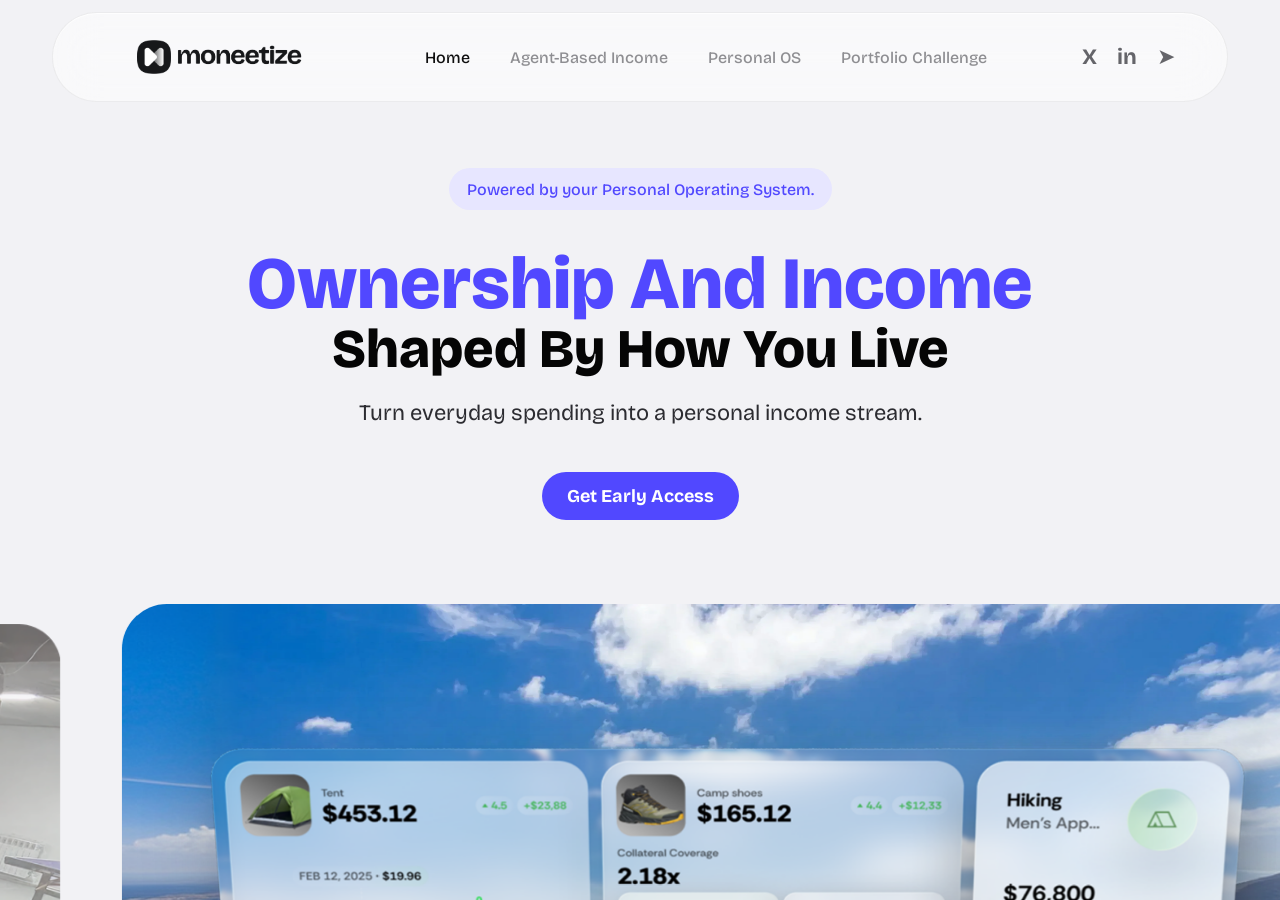
<file: index.html>
<!doctype html>
<html lang="en">
  <head>
    <meta charset="UTF-8" />
    <meta name="viewport" content="width=device-width, initial-scale=1.0" />
    <title>Moneetize</title>
    <link rel="preconnect" href="https://fonts.googleapis.com" />
    <link rel="preconnect" href="https://fonts.gstatic.com" crossorigin />
    <link
      href="https://fonts.googleapis.com/css2?family=Bricolage+Grotesque:wght@400;500;600;700;800&display=swap"
      rel="stylesheet"
    />
    <script src="https://getlaunchlist.com/js/widget.js" defer></script>
    <link rel="stylesheet" href="styles.css" />
  </head>
  <body>
    <header class="site-header" data-theme="light">
      <nav class="nav-shell" aria-label="Primary navigation">
        <a class="brand-logo" href="#home" aria-label="Moneetize home">
          <img src="screenshots/Frame 2147224691.png" alt="Moneetize" />
        </a>
        <button class="mobile-menu-toggle" type="button" aria-label="Open navigation menu" aria-expanded="false" aria-controls="primary-navigation">
          <span></span>
          <span></span>
          <span></span>
        </button>
        <div class="nav-links" id="primary-navigation">
          <a class="nav-link is-active" href="#home" data-target="home">Home</a>
          <a class="nav-link" href="#agent" data-target="agent">Agent-Based Income</a>
          <a class="nav-link" href="#personal-os" data-target="personal-os">Personal OS</a>
          <a class="nav-link" href="#challenge" data-target="challenge">Portfolio Challenge</a>
        </div>
        <div class="social-links" aria-label="Social links">
          <a href="https://x.com/MoneetizeInc" aria-label="X">X</a>
          <a href="https://www.linkedin.com/company/moneetize/posts/?feedView=all" aria-label="LinkedIn">in</a>
          <a href="mailto:admin@moneetize.com" aria-label="Email">&#10148;</a>
        </div>
      </nav>
    </header>

    <main class="snap-stage" id="top">
<section class="screen home-screen" id="home" data-nav="home" data-header="light">
        <div class="hero-copy home-copy">
          <p class="eyebrow">Powered by your Personal Operating System.</p>
          <h1><span>Ownership And Income</span><em>Shaped By How You Live</em></h1>
          <p>Turn everyday spending into a personal income stream.</p>
          <a class="primary-button waitlist-trigger" href="#waitlist">Get Early Access</a>
        </div>
        <div class="home-slider-anchor" aria-hidden="true"></div>
        <div class="home-carousel parallax" aria-label="Home product preview carousel">
          <div class="carousel-track">
            <article class="media-card home-media home-slide" style="--image: url('screenshots/image 12.png')">
              <img class="analytics-overlay tennis-analytics" src="screenshots/Rectangle (6).png" alt="" />
            </article>

            <article class="media-card home-media home-slide" style="--image: url('screenshots/imgi_19_shutterstock_1721601922 1.png')">
              <img class="analytics-overlay hiking-analytics" src="screenshots/Rectangle (4).png" alt="" />
            </article>

            <article class="media-card home-media home-slide" style="--image: url('screenshots/imgi_5_greenville-mountain-biking 1.png')">
              <img class="analytics-overlay bike-analytics" src="screenshots/Rectangle (5).png" alt="" />
            </article>
          </div>
          <div class="dots carousel-dots" aria-hidden="true"><span></span><span class="active"></span><span></span></div>
          <button class="carousel-button previous" type="button" aria-label="Previous home preview">&lt;</button>
          <button class="carousel-button next" type="button" aria-label="Next home preview">&gt;</button>
        </div>
      </section>

<section class="screen orb-screen" id="agent" data-nav="agent" data-header="light">
        <div class="ai-avatar-stage parallax">
          <img class="ai-avatar-orb" src="screenshots/Mask group.png" alt="" />
          <img class="floating-bubbles" src="screenshots/Group 1484578268.png" alt="" />
          <div class="glass banner"><h2>Agent-Based <span>Income</span></h2><p>A new layer of income built into daily life</p></div>
        </div>
      </section>

<section class="screen product-section fashion-section" data-nav="agent" data-header="light">
        <div class="section-copy">
          <h2>Capitalize on the activity</h2>
          <p><strong>Your Personal OS treats your activity and data as capital.</strong> Every purchase automatically allocates value into a live portfolio of real consumer products.</p>
        </div>
        <div class="dots"><span></span><span class="active"></span></div>
        <div class="media-card fashion-media parallax" style="--image: url('screenshots/image 26.png')">
          <img class="price-cloud cloud-wool" src="screenshots/Rectangle.png" alt="" />
          <img class="price-cloud cloud-coat" src="screenshots/Rectangle (3).png" alt="" />
          <img class="price-cloud cloud-cape" src="screenshots/Rectangle (1).png" alt="" />
          <img class="price-cloud cloud-sweatpants" src="screenshots/Mask group (1).png" alt="" />
          <img class="price-cloud cloud-fashion" src="screenshots/Rectangle (2).png" alt="" />
        </div>
      </section>

<section class="screen product-section surf-section" data-nav="agent" data-header="light">
        <div class="section-copy">
          <h2>Make your income</h2>
          <p><strong>Manage your e-commerce portfolio easily, from anywhere.</strong> Your income evolves continuously, guided by your goals, habits and intent.</p>
        </div>
        <div class="dots"><span></span><span class="active"></span></div>
        <div class="media-card surf-media parallax" style="--image: url('screenshots/image 22.png')">
          <img class="surf-analytics" src="screenshots/Frame 2147225270.png" alt="" />
        </div>
      </section>

<section class="screen scenic personal-os-hero" id="personal-os" data-nav="personal-os" data-header="dark" style="--image: url('screenshots/image 23.png')">
        <div class="glass title-plate blue personal-title">
          <h2>A Personal <span>Operating System</span></h2>
          <p>Built on self-sovereign principles.</p>
        </div>
      </section>

<section class="screen product-section adaptive-section" data-nav="personal-os" data-header="light">
        <div class="section-copy">
          <h2>Adaptive intelligence</h2>
          <p>Moneetize's Personal <strong>Operating System</strong> runs on an adaptive ledger that interprets signals, applies logic, and reallocates value in real time.</p>
        </div>
        <div class="dots"><span class="active"></span><span></span></div>
        <div class="media-card adaptive-media parallax" style="--image: url('screenshots/image 23 (1).png')">
          <div class="glass ai-card"><strong>Meet me, your personal Agent</strong><span>I'm your guide to a smarter income. I help you track your progress, find tokenized opportunities, and personalize your experience every step of the way.</span></div>
          <img class="ai-avatar-halo" src="screenshots/Ellipse 7590.png" alt="" />
          <img class="ai-orb ai-avatar-glow" src="screenshots/Mask group.png" alt="" />
        </div>
      </section>

<section class="screen product-section full-control-section" data-nav="personal-os" data-header="light">
        <div class="section-copy">
          <h2>Full control</h2>
          <p>Your data, activity, and preferences remain anchored to you (yours) ? <strong>not platforms.</strong></p>
        </div>
        <div class="dots"><span></span><span class="active"></span></div>
        <div class="media-card full-control-media parallax" style="--image: url('screenshots/image 30.png')">
          <img class="full-profile-overlay" src="screenshots/Rectangle (7).png" alt="" />
        </div>
      </section>

<section class="screen scenic dark challenge-section" id="challenge" data-nav="challenge" data-header="dark" style="--image: url('screenshots/image 28 (1).png')">
        <div class="glass title-plate">
          <h2>14-Day ABI <span>Portfolio Challenge</span></h2>
          <p>Grow your e-commerce portfolio. Compete with friends. Win daily prizes.</p>
        </div>
        <a class="orange-button waitlist-trigger" href="#waitlist">Get Started</a>
      </section>

<section class="screen product-section train-section" data-nav="challenge" data-header="light">
        <div class="section-copy">
          <h2>Train Your Agent</h2>
          <p>Swipe real products you actually want. Each action trains your agent. Each signal builds your portfolio.</p>
        </div>
        <div class="dots"><span class="active"></span><span></span><span></span></div>
        <div class="media-card train-media parallax" style="--image: url('screenshots/image 28.png')">
          <img class="train-phone" src="screenshots/iPhone 14 Pro.png" alt="" />
        </div>
      </section>

<section class="screen product-section earn-section" data-nav="agent" data-header="light">
        <div class="section-copy">
          <h2>Track & Earn</h2>
          <p>Track your performance. Climb the leaderboard. Earn early access and ecosystem rewards.</p>
        </div>
        <div class="dots"><span></span><span class="active"></span><span></span></div>
        <div class="gradient-stage gold earn-phone-stage parallax" style="--image: url('screenshots/Frame 2147225277 (7).png')">
          <img class="phone-float earn-phone" src="screenshots/iPhone 14 Pro (1).png" alt="" />
          <img class="orbit-icon earn-icon" src="screenshots/Group 13 (2).png" alt="" />
        </div>
      </section>

<section class="screen product-section abi-section" data-nav="agent" data-header="light">
        <div class="section-copy">
          <h2>Agent-Based Income</h2>
          <p>This is a limited pilot of Agent-Based Income. Help shape how daily actions translate into income.</p>
        </div>
        <div class="dots"><span></span><span></span><span class="active"></span></div>
        <div class="gradient-stage red abi-phone-stage parallax" style="--image: url('screenshots/Frame 2147225277 (6).png')">
          <img class="phone-float abi-phone" src="screenshots/iPhone 14 Pro (2).png" alt="" />
        </div>
      </section>

      <section class="screen footer-section" data-nav="home" data-header="dark">
        <div class="footer-inner">
          <div class="footer-brand">
            <img src="screenshots/Frame 2147224691.png" alt="Moneetize" />
            <p>Ownership and income shaped by how you live.</p>
          </div>
          <div class="footer-signup">
            <h2>Play Down Your Debt Challenge</h2>
            <p>Join the waitlist for the 14-day competition and get early access to Moneetize.</p>
            <div class="launchlist-widget" data-key-id="58ZYte"></div>
          </div>
        </div>
        <div class="footer-legal">
          <p>&copy; 2026. All rights reserved</p>
          <div class="footer-links">
            <a href="mailto:admin@moneetize.com">Contact</a>
            <a href="privacy.html">Privacy Policy</a>
            <a href="terms.html">Terms of Use</a>
          </div>
        </div>
      </section>
    
    </main>

    <div class="waitlist-modal" id="waitlist" aria-hidden="true">
      <div class="waitlist-backdrop" data-waitlist-close></div>
      <section class="waitlist-panel glass" role="dialog" aria-modal="true" aria-labelledby="waitlist-title">
        <button class="waitlist-close" type="button" aria-label="Close waitlist" data-waitlist-close>&times;</button>
        <div class="waitlist-copy">
          <p class="eyebrow">Play Down Your Debt Challenge</p>
          <h2 id="waitlist-title">Join the Moneetize waitlist</h2>
          <p>Join the Moneetize "Play Down Your Debt" Challenge, a 14-day competition where you and your Personal AI Agent team up to build and manage an e-commerce portfolio, with the chance to win up to $10,000 toward your debt.</p>
          <ul>
            <li>Run your own e-commerce store with tokenized products.</li>
            <li>Invest and grow your portfolio with the help of your AI agent.</li>
            <li>Exchange your data for money and optimize your earnings while playing.</li>
            <li>Collaborate with a digital community to scale your impact.</li>
            <li>Compete for cash prizes and exclusive rewards-all while paying down your debt.</li>
          </ul>
        </div>
        <div class="waitlist-form-card">
          <h3>Get early access</h3>
          <p>Enter your details to join the challenge waitlist.</p>
          <div class="launchlist-widget" data-key-id="58ZYte"></div>
        </div>
      </section>
    </div>

    <script src="script.js"></script>
  </body>
</html>
</file>
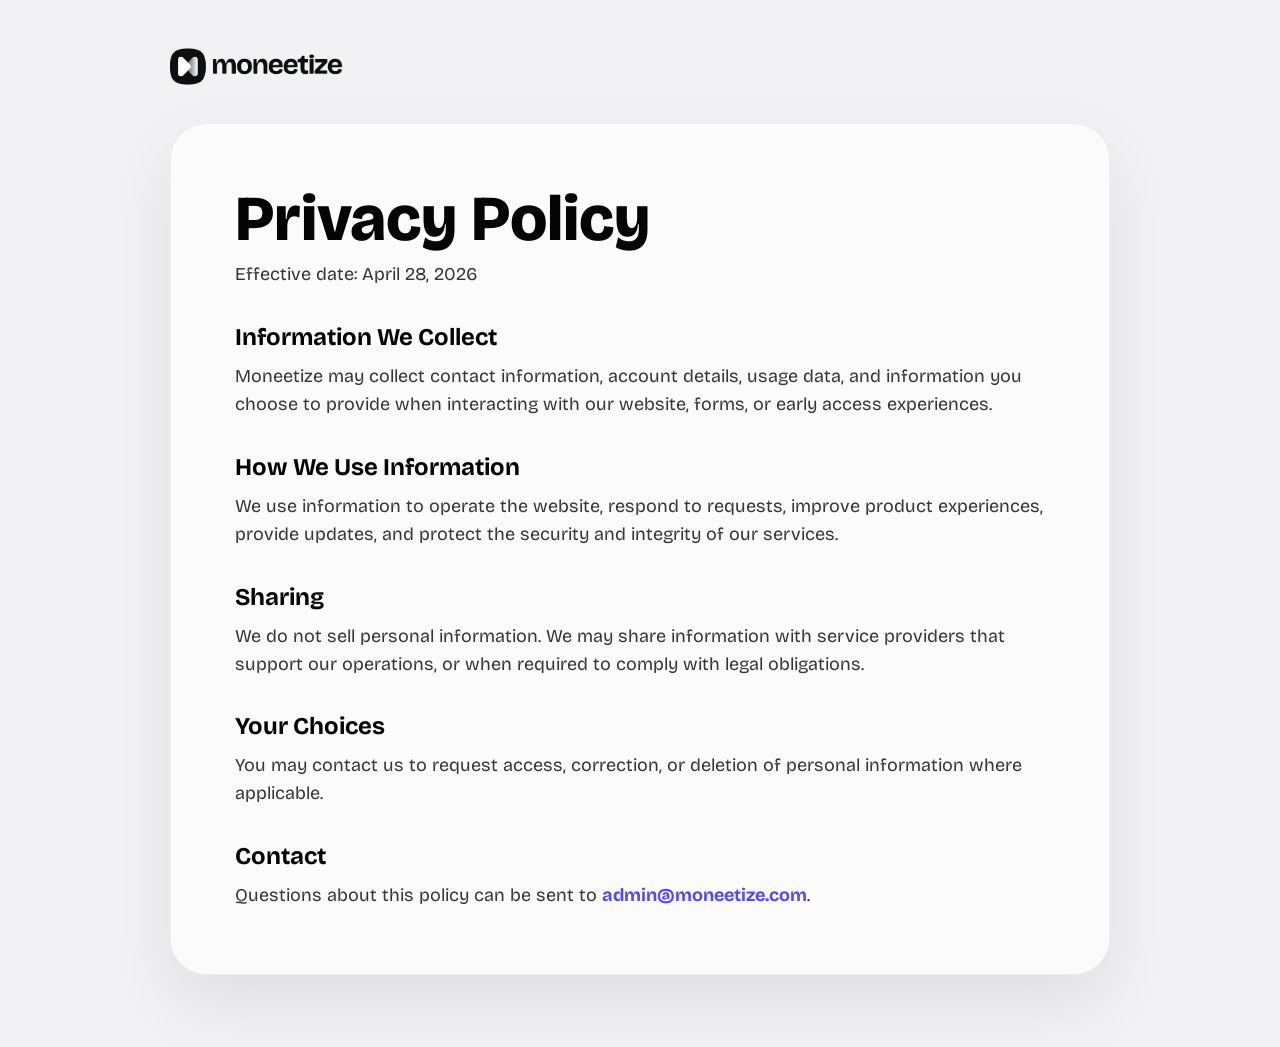
<file: privacy.html>
<!doctype html>
<html lang="en">
  <head>
    <meta charset="UTF-8" />
    <meta name="viewport" content="width=device-width, initial-scale=1.0" />
    <title>Privacy Policy | Moneetize</title>
    <link rel="preconnect" href="https://fonts.googleapis.com" />
    <link rel="preconnect" href="https://fonts.gstatic.com" crossorigin />
    <link href="https://fonts.googleapis.com/css2?family=Bricolage+Grotesque:wght@400;500;600;700;800&display=swap" rel="stylesheet" />
    <link rel="stylesheet" href="styles.css" />
  </head>
  <body class="legal-page">
    <main class="legal-shell">
      <a class="legal-logo" href="index.html"><img src="screenshots/Frame 2147224691.png" alt="Moneetize" /></a>
      <article class="legal-card">
        <h1>Privacy Policy</h1>
        <p>Effective date: April 28, 2026</p>
        <h2>Information We Collect</h2>
        <p>Moneetize may collect contact information, account details, usage data, and information you choose to provide when interacting with our website, forms, or early access experiences.</p>
        <h2>How We Use Information</h2>
        <p>We use information to operate the website, respond to requests, improve product experiences, provide updates, and protect the security and integrity of our services.</p>
        <h2>Sharing</h2>
        <p>We do not sell personal information. We may share information with service providers that support our operations, or when required to comply with legal obligations.</p>
        <h2>Your Choices</h2>
        <p>You may contact us to request access, correction, or deletion of personal information where applicable.</p>
        <h2>Contact</h2>
        <p>Questions about this policy can be sent to <a href="mailto:admin@moneetize.com">admin@moneetize.com</a>.</p>
      </article>
    </main>
  </body>
</html>
</file>
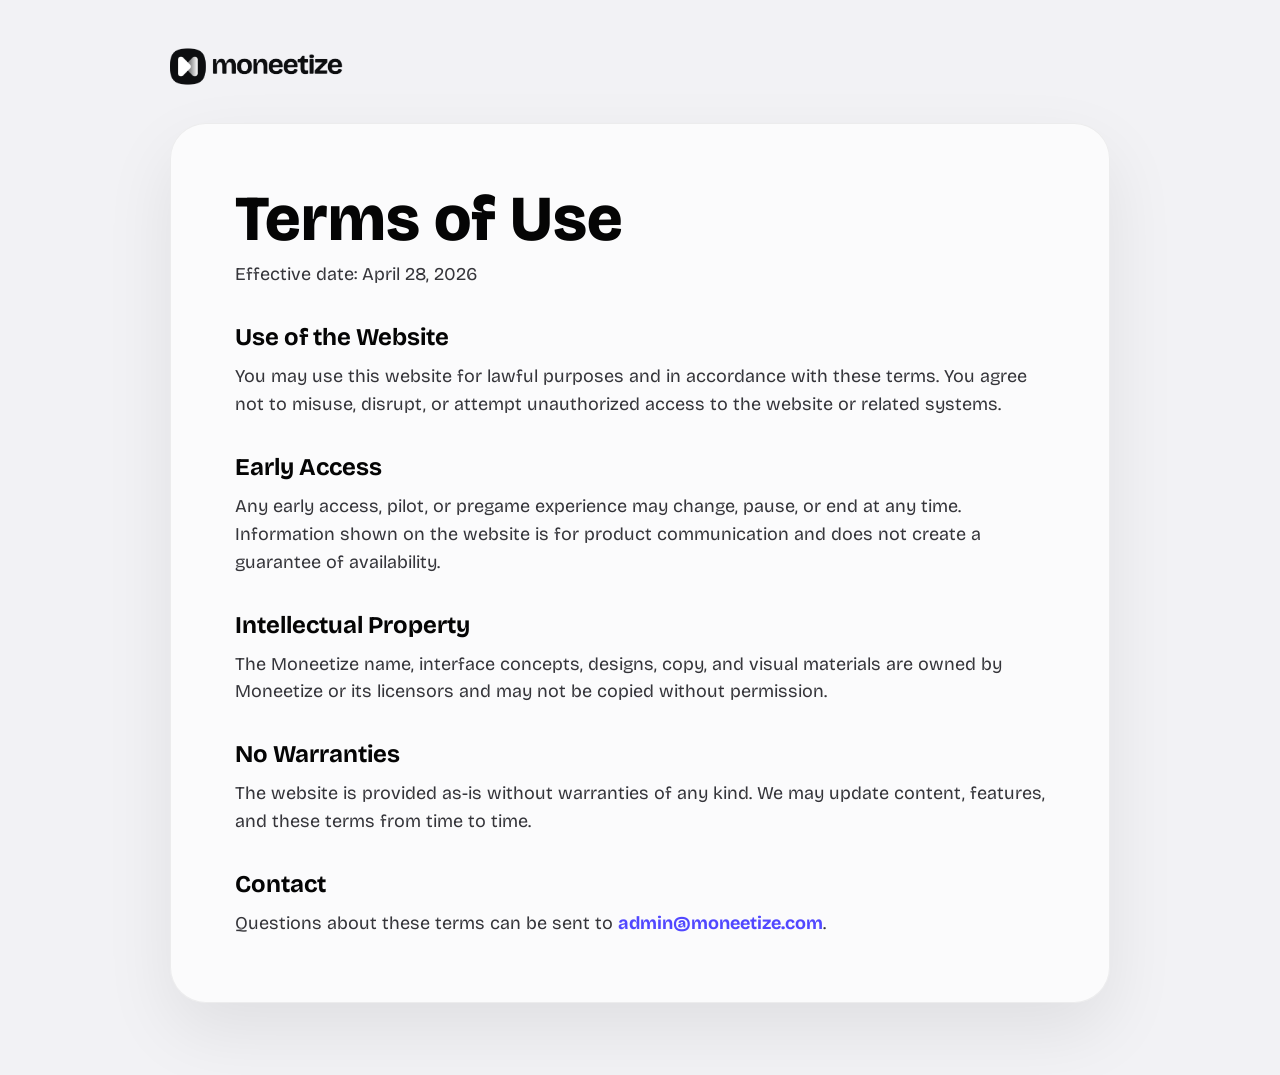
<file: terms.html>
<!doctype html>
<html lang="en">
  <head>
    <meta charset="UTF-8" />
    <meta name="viewport" content="width=device-width, initial-scale=1.0" />
    <title>Terms of Use | Moneetize</title>
    <link rel="preconnect" href="https://fonts.googleapis.com" />
    <link rel="preconnect" href="https://fonts.gstatic.com" crossorigin />
    <link href="https://fonts.googleapis.com/css2?family=Bricolage+Grotesque:wght@400;500;600;700;800&display=swap" rel="stylesheet" />
    <link rel="stylesheet" href="styles.css" />
  </head>
  <body class="legal-page">
    <main class="legal-shell">
      <a class="legal-logo" href="index.html"><img src="screenshots/Frame 2147224691.png" alt="Moneetize" /></a>
      <article class="legal-card">
        <h1>Terms of Use</h1>
        <p>Effective date: April 28, 2026</p>
        <h2>Use of the Website</h2>
        <p>You may use this website for lawful purposes and in accordance with these terms. You agree not to misuse, disrupt, or attempt unauthorized access to the website or related systems.</p>
        <h2>Early Access</h2>
        <p>Any early access, pilot, or pregame experience may change, pause, or end at any time. Information shown on the website is for product communication and does not create a guarantee of availability.</p>
        <h2>Intellectual Property</h2>
        <p>The Moneetize name, interface concepts, designs, copy, and visual materials are owned by Moneetize or its licensors and may not be copied without permission.</p>
        <h2>No Warranties</h2>
        <p>The website is provided as-is without warranties of any kind. We may update content, features, and these terms from time to time.</p>
        <h2>Contact</h2>
        <p>Questions about these terms can be sent to <a href="mailto:admin@moneetize.com">admin@moneetize.com</a>.</p>
      </article>
    </main>
  </body>
</html>
</file>
<file: styles.css>
:root {
  --bg: #f2f2f5;
  --ink: #050505;
  --muted: #6f6f76;
  --blue: #5148ff;
  --green: #1fcb55;
  --glass: rgba(255, 255, 255, 0.48);
  --line: rgba(255, 255, 255, 0.64);
}

* {
  box-sizing: border-box;
}

html,
body {
  height: 100%;
  margin: 0;
  background: var(--bg);
  color: var(--ink);
  font-family: "Bricolage Grotesque", system-ui, sans-serif;
  letter-spacing: 0;
  scroll-behavior: smooth;
}

body {
  overflow: hidden;
}

a {
  color: inherit;
  text-decoration: none;
}

.site-header {
  position: fixed;
  inset: 12px 4.1vw auto;
  z-index: 20;
}

.nav-shell {
  height: 90px;
  display: grid;
  grid-template-columns: 260px 1fr 160px;
  align-items: center;
  column-gap: 28px;
  padding: 0 72px 0 84px;
  border: 1px solid rgba(0, 0, 0, 0.06);
  border-radius: 999px;
  background: rgba(255, 255, 255, 0.56);
  opacity: 0.96;
  box-shadow: inset 0 1px 0 rgba(255, 255, 255, 0.8);
  backdrop-filter: blur(22px);
}

.brand-logo {
  display: inline-flex;
  align-items: center;
  justify-self: start;
  width: 168px;
  min-width: 168px;
}

.brand-logo img {
  display: block;
  width: 100%;
  height: auto;
  object-fit: contain;
}

.nav-links {
  display: flex;
  justify-self: center;
  align-items: center;
  gap: 40px;
}

.site-header[data-theme="dark"] .nav-shell {
  color: rgba(255, 255, 255, 0.72);
  border-color: rgba(255, 255, 255, 0.28);
  background: rgba(75, 84, 90, 0.54);
}

.nav-link {
  color: #89898e;
  font-size: 16px;
  font-weight: 500;
  white-space: nowrap;
}

.nav-link.is-active,
.site-header[data-theme="dark"] .nav-link.is-active {
  color: var(--ink);
}

.site-header[data-theme="dark"] .nav-link.is-active {
  color: #fff;
}

.social-links {
  display: flex;
  gap: 20px;
  justify-self: end;
  margin-left: 0;
  margin-right: 0;
  align-items: center;
  color: #5f5f64;
  font-weight: 700;
  font-size: 22px;
}

.mobile-menu-toggle {
  display: none;
  flex-direction: column;
  align-items: center;
  justify-content: center;
  width: 44px;
  height: 44px;
  border: 0;
  border-radius: 50%;
  background: rgba(255, 255, 255, 0.54);
  color: currentColor;
  cursor: pointer;
  padding: 0;
}

.mobile-menu-toggle span {
  display: block;
  width: 20px;
  height: 2px;
  border-radius: 999px;
  background: currentColor;
  transition: transform 260ms ease, opacity 260ms ease;
}

.mobile-menu-toggle span + span {
  margin-top: 5px;
}

.nav-shell.is-menu-open .mobile-menu-toggle span:nth-child(1) {
  transform: translateY(7px) rotate(45deg);
}

.nav-shell.is-menu-open .mobile-menu-toggle span:nth-child(2) {
  opacity: 0;
}

.nav-shell.is-menu-open .mobile-menu-toggle span:nth-child(3) {
  transform: translateY(-7px) rotate(-45deg);
}

.snap-stage {
  height: 100vh;
  overflow-y: auto;
  scroll-snap-type: y proximity;
  scroll-behavior: smooth;
  scroll-padding-block: 0;
  overscroll-behavior-y: contain;
}

.screen {
  position: relative;
  min-height: 100vh;
  padding: 138px 24px 0;
  overflow: hidden;
  opacity: var(--screen-opacity, 1);
  scroll-snap-align: start;
  scroll-snap-stop: normal;
  transition: opacity 1000ms ease;
  transform-origin: center;
}

.home-screen {
  min-height: max(100vh, 1356px);
  padding-top: 138px;
  padding-bottom: 0;
}

.hero-copy,
.section-copy {
  position: relative;
  z-index: 2;
  width: min(820px, 92vw);
  margin: 28px auto 0;
  text-align: center;
}

.home-copy {
  margin-top: 30px;
}

.eyebrow {
  display: inline-flex;
  align-items: center;
  min-height: 42px;
  padding: 0 18px;
  margin: 0 0 42px;
  color: var(--blue);
  font-weight: 500;
  font-size: 16px;
  border-radius: 999px;
  background: #e7e6ff;
}

h1,
h2,
h3,
p {
  margin: 0;
}

h1 {
  font-size: clamp(46px, 5.2vw, 78px);
  line-height: 0.96;
  font-weight: 800;
}

h1 span {
  display: block;
  color: var(--blue);
}

.home-copy {
  width: min(980px, 94vw);
}

.home-copy h1 {
  font-size: clamp(42px, 4.25vw, 60px);
  line-height: 0.96;
  font-weight: 800;
}

.home-copy h1 span {
  display: block;
  font-size: clamp(58px, 5.75vw, 82px);
  line-height: 0.88;
  white-space: nowrap;
}

.home-copy h1 em {
  display: block;
  margin-top: 6px;
  color: #050505;
  font-style: normal;
  font-size: clamp(42px, 4.25vw, 60px);
  line-height: 0.96;
}

.hero-copy > p:not(.eyebrow) {
  margin-top: 25px;
  font-size: 22px;
  color: #2c2c31;
}

.primary-button,
.orange-button {
  display: inline-flex;
  min-height: 48px;
  align-items: center;
  justify-content: center;
  margin-top: 46px;
  padding: 0 25px;
  border-radius: 999px;
  color: #fff;
  background: var(--blue);
  font-size: 18px;
  font-weight: 700;
}

.orange-button {
  position: relative;
  z-index: 3;
  margin-top: 34px;
  background: #ffa52a;
}

.dots {
  position: relative;
  z-index: 3;
  display: flex;
  justify-content: center;
  gap: 4px;
  margin: 64px auto 14px;
}

.dots span {
  width: 10px;
  height: 10px;
  border-radius: 999px;
  background: #dedede;
  transition: width 360ms ease, background-color 360ms ease, opacity 360ms ease, transform 360ms ease;
}

.dots .active {
  width: 20px;
  background: #050505;
  animation: indicator-pulse 1.8s ease-in-out infinite;
}

@keyframes indicator-pulse {
  0%,
  100% {
    transform: scaleX(1);
    opacity: 1;
  }

  50% {
    transform: scaleX(1.08);
    opacity: 0.86;
  }
}

.media-card {
  position: relative;
  z-index: 1;
  width: min(1392px, calc(100vw - 48px));
  height: min(605px, 60vh);
  margin: 0 auto;
  overflow: hidden;
  border-radius: 46px;
  background-image: var(--image);
  background-size: cover;
  background-position: center;
}

.fashion-media {
  background-size: cover;
  background-position: center;
}

.surf-media {
  background-size: cover;
  background-position: center;
}

.surf-section,
.full-control-section {
  padding-bottom: 76px;
}

.surf-section::after,
.full-control-section::after {
  content: "";
  position: absolute;
  left: 0;
  right: 0;
  bottom: 0;
  height: 76px;
  background: linear-gradient(to bottom, rgba(242, 242, 245, 0), #f2f2f5 76%);
  pointer-events: none;
}

.full-control-media {
  background-size: cover;
  background-position: center;
}

.full-profile-overlay {
  position: absolute;
  left: 7.2%;
  top: 6%;
  z-index: 4;
  width: min(42.2%, 587px);
  max-width: none;
  opacity: 0;
  pointer-events: none;
  transform: translate3d(0, 30px, 0) scale(0.94);
  transform-origin: 50% 50%;
  filter: drop-shadow(0 26px 44px rgba(0, 0, 0, 0.16));
}

.full-control-section.is-visible .full-profile-overlay {
  animation: full-profile-in 1050ms cubic-bezier(0.22, 1, 0.36, 1) 120ms forwards, full-profile-pulse 4.8s ease-in-out 1400ms infinite;
}

@keyframes full-profile-in {
  to {
    opacity: 1;
    transform: translate3d(0, 0, 0) scale(1);
  }
}

@keyframes full-profile-pulse {
  0%,
  100% {
    transform: translate3d(0, 0, 0) scale(1);
    filter: drop-shadow(0 26px 44px rgba(0, 0, 0, 0.16));
  }

  50% {
    transform: translate3d(8px, -9px, 0) scale(1.025);
    filter: drop-shadow(0 32px 52px rgba(0, 0, 0, 0.2));
  }
}

.surf-analytics {
  position: absolute;
  left: 50%;
  top: 20%;
  z-index: 4;
  width: min(55.2%, 768px);
  opacity: 0;
  pointer-events: none;
  filter: drop-shadow(0 22px 35px rgba(0, 0, 0, 0.18));
  transform: translate3d(-50%, 26px, 0) scale(0.94);
}

.surf-section.is-visible .surf-analytics {
  animation: surf-enter 1150ms cubic-bezier(0.22, 1, 0.36, 1) 180ms forwards, surf-pulse 4.4s ease-in-out 1450ms infinite;
}

@keyframes surf-enter {
  from {
    opacity: 0;
    transform: translate3d(-50%, 34px, 0) scale(0.92);
  }

  to {
    opacity: 1;
    transform: translate3d(-50%, 0, 0) scale(1);
  }
}

@keyframes surf-pulse {
  0%,
  100% {
    transform: translate3d(-50%, 0, 0) scale(1);
  }

  50% {
    transform: translate3d(-50%, -7px, 0) scale(1.02);
  }
}

.price-cloud {
  position: absolute;
  z-index: 4;
  pointer-events: none;
  opacity: 0;
  transform: translate3d(0, 28px, 0) scale(0.94);
  filter: drop-shadow(0 18px 28px rgba(0, 0, 0, 0.14));
}

.fashion-section.is-visible .price-cloud {
  animation: cloud-enter 1100ms cubic-bezier(0.22, 1, 0.36, 1) forwards, cloud-pulse 4.2s ease-in-out 1200ms infinite;
}

.cloud-wool {
  left: 5.5%;
  top: 3%;
  width: 37%;
  animation-delay: 120ms, 1320ms;
}

.cloud-coat {
  left: 5.6%;
  top: 49%;
  width: 26.7%;
  animation-delay: 260ms, 1460ms;
}

.cloud-cape {
  left: 59.3%;
  top: 27%;
  width: 14.3%;
  animation-delay: 420ms, 1620ms;
}

.cloud-sweatpants {
  left: 47.7%;
  top: 27%;
  width: 10%;
  opacity: 0;
  mask-image: linear-gradient(90deg, transparent 0%, rgba(0, 0, 0, 0.08) 18%, rgba(0, 0, 0, 0.62) 46%, #000 100%);
  -webkit-mask-image: linear-gradient(90deg, transparent 0%, rgba(0, 0, 0, 0.08) 18%, rgba(0, 0, 0, 0.62) 46%, #000 100%);
  animation-delay: 560ms, 1760ms;
}

.cloud-fashion {
  right: 3.8%;
  top: 46%;
  width: 33.2%;
  animation-delay: 700ms, 1900ms;
}

@keyframes cloud-enter {
  from {
    opacity: 0;
    transform: translate3d(0, 34px, 0) scale(0.92);
  }

  to {
    opacity: 1;
    transform: translate3d(0, 0, 0) scale(1);
  }
}

@keyframes cloud-pulse {
  0%,
  100% {
    transform: translate3d(0, 0, 0) scale(1);
  }

  50% {
    transform: translate3d(0, -6px, 0) scale(1.025);
  }
}

.home-carousel {
  position: relative;
  z-index: 3;
  width: 100vw;
  margin: 84px 0 0 0;
  overflow: visible;
}

.carousel-track {
  display: flex;
  align-items: center;
  gap: 24px;
  will-change: transform;
  transition: transform 760ms cubic-bezier(0.22, 1, 0.36, 1);
}

.home-slide {
  flex: 0 0 min(1392px, calc(100vw - 48px));
  margin: 0;
  opacity: 0.58;
  transform: scale(0.94);
  transition: opacity 760ms cubic-bezier(0.22, 1, 0.36, 1), transform 760ms cubic-bezier(0.22, 1, 0.36, 1);
}

.home-slide.is-active {
  opacity: 1;
  transform: scale(1);
}

.home-media {
  height: min(756px, calc((100vw - 48px) * 0.5431));
  max-height: 756px;
  border-radius: 45px;
  background-position: bottom center;
}

.home-slide {
  background-size: cover;
  background-position: center;
}

.analytics-overlay {
  position: absolute;
  z-index: 4;
  pointer-events: none;
  opacity: 0;
  filter: drop-shadow(0 22px 35px rgba(0, 0, 0, 0.18));
  transform: translate3d(0, 24px, 0) scale(0.965);
}

.home-slide.is-active .analytics-overlay {
  animation: analytic-enter 1100ms cubic-bezier(0.22, 1, 0.36, 1) 160ms forwards, analytic-pulse 4.8s ease-in-out 1300ms infinite;
}

.tennis-analytics {
  left: 5%;
  top: 13%;
  width: min(55%, 770px);
}

.hiking-analytics {
  left: 4%;
  top: 11%;
  width: min(92%, 1250px);
}

.bike-analytics {
  left: 6%;
  top: 12%;
  width: min(84%, 1125px);
}

@keyframes analytic-enter {
  from {
    opacity: 0;
    transform: translate3d(0, 34px, 0) scale(0.94);
  }

  to {
    opacity: 1;
    transform: translate3d(0, 0, 0) scale(1);
  }
}

@keyframes analytic-pulse {
  0%,
  100% {
    transform: translate3d(0, 0, 0) scale(1);
  }

  50% {
    transform: translate3d(0, -8px, 0) scale(1.018);
  }
}

.carousel-dots {
  position: absolute;
  left: 50%;
  bottom: -28px;
  margin: 0;
  transform: translateX(-50%);
}

.carousel-button {
  position: absolute;
  top: 50%;
  z-index: 5;
  width: 48px;
  height: 48px;
  border: 1px solid rgba(255, 255, 255, 0.72);
  border-radius: 50%;
  color: rgba(0, 0, 0, 0.72);
  background: rgba(255, 255, 255, 0.48);
  box-shadow: 0 16px 34px rgba(0, 0, 0, 0.12);
  backdrop-filter: blur(18px);
  font: 700 32px/1 "Bricolage Grotesque", system-ui, sans-serif;
  cursor: pointer;
  transform: translateY(-50%);
}

.carousel-button.previous {
  left: max(18px, calc((100vw - min(1392px, calc(100vw - 96px))) / 2 + 12px));
}

.carousel-button.next {
  right: max(18px, calc((100vw - min(1392px, calc(100vw - 96px))) / 2 + 12px));
}

.glass {
  border: 1px solid rgba(255, 255, 255, 0.5);
  background: var(--glass);
  box-shadow: 0 18px 42px rgba(0, 0, 0, 0.16), inset 0 1px 0 rgba(255, 255, 255, 0.52);
  backdrop-filter: blur(18px);
}

.product-chart {
  position: absolute;
  left: 7%;
  top: 17%;
  width: 430px;
  height: 360px;
  display: grid;
  grid-template-columns: 80px 1fr auto;
  gap: 12px;
  padding: 28px;
  border-radius: 42px;
}

.product-thumb {
  width: 68px;
  height: 68px;
  border-radius: 20px;
  background: radial-gradient(circle at 65% 35%, #ef1616 0 28%, transparent 29%), linear-gradient(135deg, #d0c0a0, #6d6b59);
}

.product-chart small,
.value-card em,
.category-card small {
  color: #5f5f64;
  font-style: normal;
}

.product-chart strong,
.value-card strong,
.category-card strong {
  display: block;
  font-size: 32px;
  font-weight: 800;
}

.gain,
.category-card b,
.wide-metrics b,
.stack-card em {
  color: var(--green);
  font-weight: 700;
}

svg {
  grid-column: 1 / -1;
  width: 100%;
  height: 170px;
  fill: none;
  stroke: #76cbff;
  stroke-width: 4;
}

.value-card {
  position: absolute;
  left: 39%;
  top: 20%;
  width: 225px;
  height: 230px;
  display: flex;
  flex-direction: column;
  justify-content: center;
  gap: 10px;
  padding: 30px;
  border-radius: 32px;
}

.wide-metrics {
  position: absolute;
  inset: 15% 5% auto;
  display: grid;
  grid-template-columns: 1.15fr 1fr 0.8fr;
  gap: 16px;
  padding: 18px;
  border-radius: 34px;
}

.wide-metrics article {
  min-height: 270px;
  padding: 28px;
  border-radius: 30px;
  background: rgba(255, 255, 255, 0.3);
}

.wide-metrics strong {
  display: block;
  font-size: 30px;
}

.wide-metrics svg {
  stroke: #31d95d;
  height: 130px;
}

.metric-grid {
  display: grid;
  grid-template-columns: 1fr 1fr;
  gap: 8px;
  margin-top: 20px;
}

.metric-grid span {
  padding: 14px;
  border-radius: 14px;
  background: rgba(255, 255, 255, 0.56);
  text-align: center;
  color: #5f5f64;
  font-size: 14px;
  font-weight: 700;
}

.orb-screen {
  display: grid;
  place-items: center;
  min-height: 100vh;
  height: 100vh;
  padding: 104px 0 0;
  background: #f4f5fa;
}

.ai-avatar-stage {
  position: relative;
  width: 100vw;
  height: calc(100vh - 104px);
  isolation: isolate;
  overflow: hidden;
}

.ai-avatar-orb {
  position: absolute;
  left: 50%;
  top: 50.5%;
  z-index: 1;
  width: min(780px, 72vw);
  max-width: none;
  transform: translate(-50%, -48.5%);
  filter: drop-shadow(0 34px 68px rgba(38, 44, 140, 0.2));
  animation: avatar-breathe 8.5s ease-in-out infinite;
}

.floating-bubbles {
  position: absolute;
  left: 50%;
  top: 50.2%;
  z-index: 3;
  width: min(1160px, 116vw);
  max-width: none;
  transform: translate(-50%, -50%);
  filter: drop-shadow(0 18px 36px rgba(60, 70, 150, 0.12));
  animation: bubble-drift 13s ease-in-out infinite, bubble-float 7s ease-in-out infinite;
  mask-image: radial-gradient(circle at center, #000 0 43%, rgba(0, 0, 0, 0.8) 55%, rgba(0, 0, 0, 0.26) 70%, rgba(0, 0, 0, 0.06) 82%, transparent 94%);
  -webkit-mask-image: radial-gradient(circle at center, #000 0 43%, rgba(0, 0, 0, 0.8) 55%, rgba(0, 0, 0, 0.26) 70%, rgba(0, 0, 0, 0.06) 82%, transparent 94%);
  pointer-events: none;
}

.ai-avatar-stage .orb,
.ai-avatar-stage .bubble {
  display: none;
}

.ai-avatar-stage .banner {
  left: 50%;
  right: auto;
  top: 43.5%;
  z-index: 4;
  width: min(720px, 58vw);
  transform: translateX(-50%);
  background: rgba(25, 28, 105, 0.58);
}

.ai-avatar-stage .banner h2 {
  font-size: clamp(44px, 4.15vw, 58px);
  line-height: 1;
  white-space: nowrap;
}

@keyframes avatar-breathe {
  0%,
  100% {
    transform: translate(-50%, -48%) scale(1);
  }

  50% {
    transform: translate(-50%, -50%) scale(1.025);
  }
}

@keyframes bubble-drift {
  0%,
  100% {
    transform: translate(-50%, -50%) rotate(-0.9deg) scale(1);
  }

  50% {
    transform: translate(-52.2%, -51.8%) rotate(1.1deg) scale(1.035);
  }
}

@keyframes bubble-float {
  0%,
  100% {
    filter: drop-shadow(0 18px 36px rgba(60, 70, 150, 0.12));
  }

  50% {
    filter: drop-shadow(0 26px 44px rgba(60, 70, 150, 0.18));
  }
}

.bubble-field {
  position: relative;
  width: min(980px, 92vw);
  height: min(740px, calc(100vh - 140px));
}

.orb {
  position: absolute;
  inset: 40px 150px 0;
  border-radius: 50%;
  background: radial-gradient(circle at 25% 25%, rgba(255,255,255,0.88), transparent 18%), radial-gradient(circle at 80% 22%, #96f5d0, transparent 20%), radial-gradient(circle at 30% 80%, #f9c46d, transparent 24%), linear-gradient(135deg, #181770, #078ad0 52%, #513bc8);
  filter: saturate(1.25);
  box-shadow: 0 40px 80px rgba(21, 33, 126, 0.25);
}

.banner {
  position: absolute;
  left: 15%;
  right: 15%;
  top: 43%;
  padding: 36px 40px;
  border-radius: 34px;
  text-align: center;
  color: #fff;
}

.banner h2 {
  font-size: clamp(42px, 5vw, 64px);
  line-height: 1;
  color: #aaa1ff;
}

.banner h2 span {
  color: #fff;
}

.banner p {
  margin-top: 12px;
  font-size: 22px;
}

.bubble {
  position: absolute;
  width: 174px;
  height: 174px;
  display: grid;
  place-items: center;
  gap: 4px;
  border-radius: 50%;
  border: 1px solid rgba(255, 255, 255, 0.6);
  background: rgba(255, 255, 255, 0.24);
  box-shadow: 0 20px 55px rgba(47, 57, 148, 0.16), inset 0 1px 0 rgba(255,255,255,0.55);
  backdrop-filter: blur(18px);
  color: #ff757b;
  font-size: 34px;
  font-weight: 700;
}

.bubble span {
  display: block;
  font-size: 22px;
}

.b1 { left: 20%; top: 17%; }
.b2 { left: 40%; top: 5%; color: #a8a3ff; }
.b3 { right: 15%; top: 17%; }
.b4 { left: 20%; bottom: 10%; color: #5f67ff; }
.b5 { right: 15%; bottom: 10%; color: #ffe133; }
.b6 { left: 40%; bottom: 0; color: #76deea; }

.section-copy h2 {
  font-size: clamp(36px, 3.3vw, 44px);
  line-height: 1.04;
  font-weight: 800;
}

.section-copy p {
  max-width: 660px;
  margin: 18px auto 0;
  color: #333338;
  font-size: 24px;
  line-height: 1.22;
}

.tag-card {
  position: absolute;
  display: grid;
  gap: 6px;
  padding: 24px 34px;
  border-radius: 34px;
  background: rgba(246, 248, 250, 0.9);
  box-shadow: 0 15px 35px rgba(0,0,0,0.13);
  font-size: 30px;
  font-weight: 800;
  transform: rotate(8deg);
}

.tag-card span {
  color: #666;
  font-size: 34px;
  font-weight: 500;
}

.tag-card b {
  position: absolute;
  right: 26px;
  bottom: 38px;
  color: var(--green);
  font-size: 17px;
}

.tag-card.large {
  left: 6%;
  top: 4%;
  width: 420px;
}

.tag-card.small {
  left: 6%;
  top: 48%;
  width: 250px;
  transform: rotate(-2deg);
  font-size: 24px;
}

.category-card {
  position: absolute;
  right: 10%;
  top: 48%;
  width: 270px;
  height: 250px;
  display: flex;
  flex-direction: column;
  justify-content: center;
  gap: 10px;
  padding: 34px;
  border-radius: 30px;
}

.category-card span {
  font-size: 24px;
  font-weight: 800;
}

.stack-card {
  position: absolute;
  left: 29%;
  width: 580px;
  height: 118px;
  display: grid;
  grid-template-columns: 56px 1fr 120px 110px;
  align-items: center;
  padding: 0 42px;
  border-radius: 34px;
  font-size: 24px;
}

.stack-card strong,
.stack-card span,
.stack-card em {
  display: block;
  font-style: normal;
}

.top-row { top: 30%; background: rgba(247, 255, 254, 0.9); }
.mid-row { top: 44%; opacity: 0.75; filter: blur(0.1px); }

.gradient-stage {
  position: relative;
  width: min(1392px, calc(100vw - 48px));
  height: min(605px, 60vh);
  margin: 0 auto;
  overflow: hidden;
  border-radius: 46px;
}

.abi-phone-stage,
.earn-phone-stage {
  height: min(605px, 59vh);
  overflow: hidden;
}

.earn-section,
.abi-section {
  padding-bottom: 72px;
}

.earn-section::after,
.abi-section::after {
  content: "";
  position: absolute;
  left: 0;
  right: 0;
  bottom: 0;
  height: 72px;
  background: linear-gradient(to bottom, rgba(242, 242, 245, 0), #f2f2f5 72%);
  pointer-events: none;
}

.gradient-stage.red {
  background-image: var(--image), linear-gradient(100deg, #ee0808 0%, #f06e76 45%, #ffd2d3 100%);
  background-size: cover;
  background-position: center;
}

.gradient-stage.gold {
  background-image: var(--image), linear-gradient(105deg, #e88b00, #f7ca72 48%, #fff0d3);
  background-size: cover;
  background-position: center;
}

.phone-float {
  position: absolute;
  left: 50%;
  bottom: -20px;
  z-index: 3;
  width: min(455px, 37vw);
  max-width: none;
  opacity: 0;
  transform: translate3d(-50%, 120px, 0) scale(0.96);
  pointer-events: none;
  filter: drop-shadow(0 28px 50px rgba(0, 0, 0, 0.12));
}

.abi-phone {
  bottom: -34px;
}

.earn-phone {
  bottom: -32px;
}

.orbit-icon {
  position: absolute;
  z-index: 5;
  width: min(112px, 9vw);
  opacity: 0;
  pointer-events: none;
  filter: drop-shadow(0 18px 28px rgba(0, 0, 0, 0.12));
}

.abi-icon {
  left: calc(50% + min(204px, 16.6vw));
  top: 77%;
}

.earn-icon {
  left: calc(50% + min(204px, 16.6vw));
  top: 77%;
}

.abi-section.is-visible .phone-float,
.earn-section.is-visible .phone-float {
  animation: phone-rise 1150ms cubic-bezier(0.22, 1, 0.36, 1) 120ms forwards, phone-breathe 4.8s ease-in-out 1420ms infinite;
}

.abi-section.is-visible .orbit-icon,
.earn-section.is-visible .orbit-icon {
  animation: icon-fade-orbit 1200ms cubic-bezier(0.22, 1, 0.36, 1) 580ms forwards, icon-orbit 5.4s ease-in-out 1800ms infinite;
}

@keyframes phone-rise {
  from {
    opacity: 0;
    transform: translate3d(-50%, 120px, 0) scale(0.96);
  }

  to {
    opacity: 1;
    transform: translate3d(-50%, 0, 0) scale(1);
  }
}

@keyframes phone-breathe {
  0%,
  100% {
    transform: translate3d(-50%, 0, 0) scale(1);
  }

  50% {
    transform: translate3d(-50%, -10px, 0) scale(1.012);
  }
}

@keyframes icon-fade-orbit {
  from {
    opacity: 0;
    transform: translate3d(0, 28px, 0) scale(0.88) rotate(-18deg);
  }

  to {
    opacity: 1;
    transform: translate3d(0, 0, 0) scale(1) rotate(0deg);
  }
}

@keyframes icon-orbit {
  0%,
  100% {
    transform: translate3d(0, 0, 0) rotate(0deg) scale(1);
  }

  50% {
    transform: translate3d(9px, -10px, 0) rotate(13deg) scale(1.035);
  }
}

.phone-shell {
  position: absolute;
  left: 50%;
  bottom: -130px;
  width: 454px;
  height: 690px;
  transform: translateX(-50%);
  border: 1px solid rgba(255,255,255,0.75);
  border-radius: 70px 70px 0 0;
  background: rgba(255, 247, 247, 0.52);
  box-shadow: inset 0 0 50px rgba(255,255,255,0.52), 0 26px 80px rgba(0,0,0,0.15);
}

.speaker {
  position: absolute;
  left: 50%;
  top: 30px;
  width: 136px;
  height: 40px;
  transform: translateX(-50%);
  border: 1px solid rgba(255,255,255,0.8);
  border-radius: 999px;
  background: rgba(255,255,255,0.32);
}

.phone-panel {
  position: absolute;
  inset: 122px 42px auto;
  min-height: 460px;
  padding: 30px;
  border-radius: 22px;
}

.phone-panel h3 {
  font-size: 20px;
  font-weight: 800;
}

.donut {
  position: relative;
  width: 250px;
  height: 250px;
  display: grid;
  place-items: center;
  margin: 34px auto 24px;
  border-radius: 50%;
  background: conic-gradient(#85e59e 0 36%, #6fc5f7 36% 54%, #f0ad2f 54% 96%, transparent 96%);
}

.donut::after {
  content: "";
  position: absolute;
  inset: 28px;
  border-radius: 50%;
  background: rgba(255, 242, 242, 0.9);
}

.donut b,
.donut span {
  position: relative;
  z-index: 1;
  grid-area: 1 / 1;
}

.donut b {
  font-size: 32px;
  transform: translateY(-8px);
}

.donut span {
  color: #5d5353;
  transform: translateY(26px);
}

.phone-panel p {
  display: grid;
  grid-template-columns: 1fr 52px 52px;
  margin-top: 12px;
  font-size: 15px;
}

.float-badge {
  position: absolute;
  right: 29%;
  top: 77%;
  width: 86px;
  height: 86px;
  display: grid;
  place-items: center;
  color: #a82222;
  border: 1px solid rgba(255,255,255,0.8);
  border-radius: 50%;
  background: rgba(255,255,255,0.2);
  backdrop-filter: blur(14px);
  font-size: 28px;
}

.leaderboard .progress {
  margin: 24px 14px;
  padding: 20px 24px;
  border-radius: 22px;
  background: rgba(255,255,255,0.6);
}

.leaderboard .progress span,
.leaderboard .progress strong {
  display: block;
}

.leaderboard .progress strong {
  font-size: 28px;
}

.podium {
  display: flex;
  justify-content: center;
  gap: 28px;
  margin: 34px 0 22px;
  text-align: center;
  font-weight: 700;
}

.podium i {
  font-style: normal;
}

.podium b {
  color: #6ce091;
}

.scenic {
  display: flex;
  flex-direction: column;
  align-items: center;
  justify-content: center;
  min-height: 100vh;
  padding: 0 24px;
  background-image: linear-gradient(rgba(0,0,0,0.1), rgba(0,0,0,0.06)), var(--image);
  background-size: cover;
  background-position: center;
}

.challenge-section {
  gap: 34px;
}

.challenge-section .title-plate {
  width: min(1060px, 90vw);
  padding-inline: clamp(32px, 4.5vw, 58px);
}

.challenge-section .title-plate h2 {
  white-space: nowrap;
  font-size: clamp(34px, 4.1vw, 56px);
}

.challenge-section,
.personal-os-hero {
  min-height: 100vh;
  height: 100vh;
  padding-block: 0;
}

.challenge-section .orange-button {
  margin-top: 0;
}

.footer-section {
  display: grid;
  grid-template-rows: 1fr auto;
  place-items: center;
  min-height: 100vh;
  padding: 138px 24px 42px;
  background: #050505;
  color: #fff;
}

.footer-inner {
  width: min(1180px, calc(100vw - 48px));
  display: grid;
  grid-template-columns: minmax(0, 0.9fr) minmax(360px, 0.8fr);
  align-items: center;
  gap: clamp(34px, 6vw, 82px);
  text-align: center;
}

.footer-brand {
  display: grid;
  justify-items: start;
  gap: 26px;
  text-align: left;
}

.footer-brand img {
  width: min(260px, 62vw);
  filter: invert(1);
}

.footer-brand p {
  color: rgba(255, 255, 255, 0.76);
  font-size: clamp(34px, 4vw, 58px);
  line-height: 0.98;
  font-weight: 600;
}

.footer-signup {
  text-align: left;
  padding: clamp(24px, 3vw, 36px);
  border: 1px solid rgba(255, 255, 255, 0.16);
  border-radius: 32px;
  background: rgba(255, 255, 255, 0.08);
  box-shadow: 0 28px 70px rgba(0, 0, 0, 0.28);
  backdrop-filter: blur(18px);
}

.footer-signup h2 {
  font-size: clamp(28px, 3vw, 40px);
  line-height: 1;
  text-align: left;
}

.footer-signup p {
  margin-top: 12px;
  color: rgba(255, 255, 255, 0.68);
  font-size: 16px;
  line-height: 1.4;
  text-align: left;
}

.footer-links {
  display: flex;
  flex-wrap: wrap;
  justify-content: center;
  gap: 18px 34px;
  color: rgba(255, 255, 255, 0.68);
  font-size: 16px;
  font-weight: 600;
}

.footer-legal {
  width: min(1180px, calc(100vw - 48px));
  display: flex;
  align-items: center;
  justify-content: space-between;
  gap: 24px;
  color: rgba(255, 255, 255, 0.58);
}

.footer-legal p {
  margin: 0;
  font-size: 15px;
  font-weight: 500;
}

.footer-legal .footer-links {
  justify-content: flex-end;
}

.legal-page {
  min-height: 100%;
  overflow: auto;
  background: #f2f2f5;
}

.legal-shell {
  width: min(940px, calc(100vw - 40px));
  margin: 0 auto;
  padding: 44px 0 72px;
}

.legal-logo {
  display: inline-flex;
  width: 176px;
  margin-bottom: 34px;
}

.legal-logo img {
  width: 100%;
  height: auto;
}

.legal-card {
  padding: clamp(30px, 5vw, 64px);
  border: 1px solid rgba(0, 0, 0, 0.06);
  border-radius: 36px;
  background: rgba(255, 255, 255, 0.68);
  box-shadow: 0 28px 70px rgba(0, 0, 0, 0.08);
}

.legal-card h1 {
  font-size: clamp(42px, 5vw, 68px);
  line-height: 0.96;
}

.legal-card h2 {
  margin-top: 34px;
  font-size: 24px;
}

.legal-card p {
  margin-top: 12px;
  color: #35353a;
  font-size: 18px;
  line-height: 1.55;
}

.legal-card a {
  color: var(--blue);
  font-weight: 700;
}

.waitlist-modal {
  position: fixed;
  inset: 0;
  z-index: 60;
  display: grid;
  place-items: center;
  padding: 24px;
  opacity: 0;
  pointer-events: none;
  transition: opacity 320ms ease;
}

.waitlist-modal.is-open {
  opacity: 1;
  pointer-events: auto;
}

.waitlist-backdrop {
  position: absolute;
  inset: 0;
  background: rgba(5, 5, 5, 0.52);
  backdrop-filter: blur(18px);
}

.waitlist-panel {
  position: relative;
  z-index: 1;
  width: min(1080px, calc(100vw - 48px));
  max-height: min(820px, calc(100vh - 48px));
  display: grid;
  grid-template-columns: 1.05fr 0.95fr;
  gap: 28px;
  overflow: auto;
  padding: clamp(28px, 4vw, 52px);
  border-radius: 42px;
  background: rgba(248, 248, 252, 0.74);
  color: #050505;
  transform: translateY(18px) scale(0.98);
  transition: transform 320ms ease;
}

.waitlist-modal.is-open .waitlist-panel {
  transform: translateY(0) scale(1);
}

.waitlist-close {
  position: absolute;
  top: 18px;
  right: 18px;
  z-index: 2;
  width: 42px;
  height: 42px;
  border: 1px solid rgba(0, 0, 0, 0.08);
  border-radius: 50%;
  background: rgba(255, 255, 255, 0.58);
  color: #050505;
  font: 600 28px/1 "Bricolage Grotesque", system-ui, sans-serif;
  cursor: pointer;
}

.waitlist-copy .eyebrow {
  margin-bottom: 24px;
}

.waitlist-copy h2 {
  font-size: clamp(42px, 5vw, 66px);
  line-height: 0.96;
}

.waitlist-copy > p {
  margin-top: 20px;
  color: #303036;
  font-size: 19px;
  line-height: 1.45;
}

.waitlist-copy ul {
  display: grid;
  gap: 12px;
  margin: 26px 0 0;
  padding: 0;
  list-style: none;
}

.waitlist-copy li {
  position: relative;
  padding-left: 22px;
  color: #333338;
  font-size: 17px;
  line-height: 1.32;
}

.waitlist-copy li::before {
  content: "";
  position: absolute;
  left: 0;
  top: 0.58em;
  width: 8px;
  height: 8px;
  border-radius: 50%;
  background: var(--blue);
}

.waitlist-form-card {
  align-self: center;
  padding: clamp(24px, 3vw, 34px);
  border: 1px solid rgba(255, 255, 255, 0.72);
  border-radius: 30px;
  background: rgba(255, 255, 255, 0.62);
  box-shadow: 0 24px 60px rgba(40, 44, 120, 0.12);
}

.waitlist-form-card h3 {
  font-size: 30px;
}

.waitlist-form-card p {
  margin-top: 8px;
  color: #5f5f66;
  font-size: 16px;
}

.launchlist-widget {
  margin-top: 22px;
}

body.waitlist-open {
  overflow: hidden;
}

.title-plate {
  width: min(900px, 82vw);
  padding: 34px 54px;
  border-radius: 40px;
  text-align: center;
  color: #fff;
}

.title-plate h2 {
  font-size: clamp(42px, 5vw, 58px);
  line-height: 1;
  font-weight: 800;
}

.title-plate h2 span {
  color: #ffa52a;
}

.title-plate.blue h2 span {
  color: #9dd8ff;
}

.personal-title {
  width: min(920px, 90vw);
  padding-inline: clamp(34px, 5vw, 68px);
}

.personal-title h2 {
  white-space: nowrap;
  font-size: clamp(30px, 3.45vw, 52px);
}

.title-plate p {
  margin-top: 12px;
  font-size: 21px;
  font-weight: 600;
}

.profile-card {
  position: absolute;
  left: 9%;
  top: 7%;
  width: 455px;
  height: 520px;
  display: flex;
  flex-direction: column;
  align-items: center;
  justify-content: center;
  gap: 14px;
  border-radius: 34px;
  transform: rotate(8deg);
}

.avatar {
  width: 100px;
  height: 100px;
  border-radius: 50%;
  border: 6px solid #f49b21;
  background: radial-gradient(circle at 50% 35%, #e7c5b1, #4f3530 45%, #161616 46%);
}

.profile-card strong {
  font-size: 25px;
}

.profile-card strong span {
  color: var(--green);
}

.profile-card > div:last-child {
  display: grid;
  grid-template-columns: repeat(3, 1fr);
  gap: 8px;
  width: 92%;
  margin-top: 20px;
}

.profile-card b {
  padding: 22px;
  border-radius: 22px;
  background: rgba(255,255,255,0.55);
  text-align: center;
  font-size: 23px;
}

.profile-card em {
  color: #666;
  font-style: normal;
  font-size: 18px;
  font-weight: 500;
}

.ai-card {
  position: absolute;
  left: 24%;
  top: 16%;
  width: min(640px, 47vw);
  min-height: 160px;
  padding: 28px 44px;
  border-radius: 20px;
  text-align: center;
  color: #fff;
  background: rgba(78, 140, 197, 0.62);
}

.ai-card strong {
  display: block;
  font-size: 34px;
  white-space: nowrap;
}

.ai-card span {
  display: block;
  margin-top: 12px;
  font-size: 20px;
  line-height: 1.05;
}

.ai-orb,
.gem {
  position: absolute;
  width: 90px;
  height: 90px;
  border-radius: 50%;
  background: radial-gradient(circle at 36% 35%, #fff, #79d7ff 38%, #386dff 70%, transparent);
  filter: blur(0.2px);
}

.ai-orb {
  left: 68%;
  top: 18%;
}

.tilted {
  left: 50%;
  bottom: -240px;
  transform: translateX(-50%) rotate(8deg);
  background: rgba(255, 240, 206, 0.68);
}

.swipe-card {
  position: absolute;
  left: 45%;
  bottom: 10%;
  width: 320px;
  height: 78px;
  display: grid;
  grid-template-columns: 52px 1fr 80px;
  align-items: center;
  padding: 0 26px;
  border-radius: 26px;
  background: rgba(255,255,255,0.8);
  transform: rotate(7deg);
}

.swipe-card strong {
  font-size: 22px;
}

.gem {
  left: 31%;
  top: 12%;
  background: radial-gradient(circle at 30% 30%, #fff3b0, #ffc829 38%, #f4a000 70%, transparent);
}

.adaptive-media {
  background-size: cover;
  background-position: center;
}

.adaptive-media .ai-card {
  opacity: 0;
  transform: translate3d(0, 28px, 0) scale(0.96);
}

.adaptive-section.is-visible .ai-card {
  animation: adaptive-card-in 1050ms cubic-bezier(0.22, 1, 0.36, 1) forwards, adaptive-card-float 4.8s ease-in-out 1200ms infinite;
}

.ai-avatar-glow {
  left: 68%;
  top: 17%;
  width: min(132px, 10vw);
  height: auto;
  max-width: none;
  border-radius: 50%;
  background: none;
  opacity: 0;
  object-fit: contain;
  filter: drop-shadow(0 0 18px rgba(120, 215, 255, 0.7)) drop-shadow(0 18px 34px rgba(52, 84, 255, 0.24));
  transform: translate3d(0, 24px, 0) scale(0.86);
}

.ai-avatar-halo {
  position: absolute;
  left: 65.2%;
  top: 10.8%;
  z-index: 2;
  width: min(210px, 16vw);
  max-width: none;
  opacity: 0;
  pointer-events: none;
  transform: translate3d(0, 28px, 0) scale(0.82);
  filter: saturate(1.12);
  mix-blend-mode: screen;
}

.adaptive-section.is-visible .ai-avatar-glow {
  animation: adaptive-avatar-in 1100ms cubic-bezier(0.22, 1, 0.36, 1) 260ms forwards, adaptive-avatar-glow 5.2s ease-in-out 1400ms infinite;
}

.adaptive-section.is-visible .ai-avatar-halo {
  animation: adaptive-halo-in 1050ms cubic-bezier(0.22, 1, 0.36, 1) 180ms forwards, adaptive-halo-pulse 5.2s ease-in-out 1320ms infinite;
}

.train-media {
  background-size: cover;
  background-position: center;
  overflow: hidden;
}

.train-phone,
.train-gem,
.train-badge {
  position: absolute;
  z-index: 4;
  max-width: none;
  pointer-events: none;
  opacity: 0;
}

.train-phone {
  left: 50%;
  bottom: -10px;
  width: min(555px, 43vw);
  transform: translate3d(-50%, 92px, 0) scale(0.96);
  filter: drop-shadow(0 26px 42px rgba(0, 0, 0, 0.14));
}

.train-gem {
  left: calc(50% - min(306px, 23.6vw));
  top: 6%;
  width: min(138px, 10.5vw);
  transform: translate3d(-8px, 22px, 0) scale(0.86) rotate(-16deg);
  filter: drop-shadow(0 14px 28px rgba(244, 164, 0, 0.22));
}

.train-badge {
  left: calc(50% + min(204px, 15.8vw));
  bottom: 58px;
  width: min(108px, 8.4vw);
  transform: translate3d(10px, 22px, 0) scale(0.86) rotate(12deg);
  filter: drop-shadow(0 18px 32px rgba(84, 50, 0, 0.28));
}

.train-section.is-visible .train-phone {
  animation: train-phone-in 1150ms cubic-bezier(0.22, 1, 0.36, 1) 120ms forwards, train-phone-float 5s ease-in-out 1450ms infinite;
}

.train-section.is-visible .train-gem,
.train-section.is-visible .train-badge {
  animation: train-icon-in 1100ms cubic-bezier(0.22, 1, 0.36, 1) 460ms forwards, train-icon-orbit 5.6s ease-in-out 1650ms infinite;
}

.train-section.is-visible .train-badge {
  animation-delay: 620ms, 1820ms;
}

@keyframes adaptive-card-in {
  to {
    opacity: 1;
    transform: translate3d(0, 0, 0) scale(1);
  }
}

@keyframes adaptive-card-float {
  0%,
  100% {
    transform: translate3d(0, 0, 0) scale(1);
  }

  50% {
    transform: translate3d(0, -7px, 0) scale(1.012);
  }
}

@keyframes adaptive-avatar-in {
  to {
    opacity: 1;
    transform: translate3d(0, 0, 0) scale(1);
  }
}

@keyframes adaptive-halo-in {
  to {
    opacity: 0.95;
    transform: translate3d(0, 0, 0) scale(1);
  }
}

@keyframes adaptive-avatar-glow {
  0%,
  100% {
    transform: translate3d(0, 0, 0) rotate(0deg) scale(1);
    filter: drop-shadow(0 0 18px rgba(120, 215, 255, 0.68)) drop-shadow(0 18px 34px rgba(52, 84, 255, 0.24));
  }

  25% {
    transform: translate3d(12px, -8px, 0) rotate(4deg) scale(1.035);
  }

  50% {
    transform: translate3d(0, -16px, 0) rotate(0deg) scale(1.06);
    filter: drop-shadow(0 0 30px rgba(140, 226, 255, 0.9)) drop-shadow(0 24px 44px rgba(52, 84, 255, 0.34));
  }

  75% {
    transform: translate3d(-12px, -8px, 0) rotate(-4deg) scale(1.035);
  }
}

@keyframes adaptive-halo-pulse {
  0%,
  100% {
    opacity: 0.78;
    transform: translate3d(0, 0, 0) rotate(0deg) scale(1);
  }

  25% {
    transform: translate3d(13px, -9px, 0) rotate(8deg) scale(1.04);
  }

  50% {
    opacity: 1;
    transform: translate3d(0, -18px, 0) rotate(16deg) scale(1.08);
  }

  75% {
    transform: translate3d(-13px, -9px, 0) rotate(8deg) scale(1.04);
  }
}

@keyframes train-phone-in {
  to {
    opacity: 1;
    transform: translate3d(-50%, 0, 0) scale(1);
  }
}

@keyframes train-phone-float {
  0%,
  100% {
    transform: translate3d(-50%, 0, 0) scale(1);
  }

  50% {
    transform: translate3d(-50%, -10px, 0) scale(1.012);
  }
}

@keyframes train-icon-in {
  to {
    opacity: 1;
    transform: translate3d(0, 0, 0) scale(1) rotate(0deg);
  }
}

@keyframes train-icon-orbit {
  0%,
  100% {
    transform: translate3d(0, 0, 0) scale(1) rotate(0deg);
  }

  50% {
    transform: translate3d(9px, -9px, 0) scale(1.045) rotate(12deg);
  }
}

@media (max-width: 900px) {
  body {
    overflow: hidden;
  }

  .site-header {
    inset: 10px 12px auto;
  }

  .nav-shell {
    position: relative;
    display: grid;
    grid-template-columns: auto auto;
    height: auto;
    min-height: 64px;
    width: min(100%, calc(100vw - 24px));
    margin: 0 auto;
    overflow: visible;
    justify-content: space-between;
    align-items: center;
    padding: 0 18px 0 16px;
    column-gap: 12px;
  }

  .brand-logo {
    width: 118px;
    min-width: 118px;
  }

  .mobile-menu-toggle {
    display: inline-flex;
    justify-self: end;
    grid-column: 2;
  }

  .nav-links {
    position: absolute;
    left: 0;
    right: 0;
    top: calc(100% + 10px);
    z-index: 2;
    display: grid;
    min-width: 0;
    gap: 4px;
    padding: 12px;
    border: 1px solid rgba(255, 255, 255, 0.72);
    border-radius: 28px;
    background: rgba(255, 255, 255, 0.9);
    box-shadow: 0 22px 46px rgba(0, 0, 0, 0.12), inset 0 1px 0 rgba(255, 255, 255, 0.82);
    backdrop-filter: blur(22px);
    opacity: 0;
    pointer-events: none;
    transform: translate3d(0, -10px, 0) scale(0.985);
    transition: opacity 240ms ease, transform 240ms ease;
  }

  .site-header[data-theme="dark"] .nav-links {
    border-color: rgba(255, 255, 255, 0.2);
    background: rgba(40, 45, 50, 0.9);
  }

  .nav-shell.is-menu-open .nav-links {
    opacity: 1;
    pointer-events: auto;
    transform: translate3d(0, 0, 0) scale(1);
  }

  .nav-link {
    font-size: 14px;
    padding: 13px 14px;
    border-radius: 16px;
  }

  .nav-link.is-active {
    background: rgba(0, 0, 0, 0.06);
  }

  .site-header[data-theme="dark"] .nav-link.is-active {
    background: rgba(255, 255, 255, 0.13);
  }

  .social-links {
    position: absolute;
    left: 12px;
    right: 12px;
    top: calc(100% + 236px);
    z-index: 3;
    justify-content: center;
    gap: 18px;
    margin-left: 0;
    padding: 10px 14px;
    border: 1px solid rgba(255, 255, 255, 0.7);
    border-radius: 999px;
    background: rgba(255, 255, 255, 0.86);
    box-shadow: 0 16px 30px rgba(0, 0, 0, 0.1);
    backdrop-filter: blur(18px);
    font-size: 19px;
    opacity: 0;
    pointer-events: none;
    transform: translate3d(0, -8px, 0);
    transition: opacity 240ms ease, transform 240ms ease;
  }

  .site-header[data-theme="dark"] .social-links {
    background: rgba(40, 45, 50, 0.88);
  }

  .nav-shell.is-menu-open .social-links {
    opacity: 1;
    pointer-events: auto;
    transform: translate3d(0, 0, 0);
  }

  .footer-inner {
    grid-template-columns: 1fr;
    text-align: left;
  }

  .footer-brand {
    justify-items: start;
  }

  .footer-legal {
    flex-direction: column;
    text-align: center;
  }

  .screen {
    min-height: 100svh;
    padding: 96px 14px 18px;
  }

  .home-screen {
    min-height: auto;
    padding-top: 96px;
  }

  .hero-copy,
  .section-copy {
    margin-top: 16px;
    width: min(680px, 94vw);
  }

  .home-copy {
    width: 94vw;
  }

  .home-copy .eyebrow {
    min-height: 34px;
    margin-bottom: 22px;
    font-size: 14px;
  }

  .home-copy h1 span {
    font-size: clamp(42px, 10vw, 58px);
    white-space: normal;
  }

  .home-copy h1 em {
    font-size: clamp(34px, 8.4vw, 48px);
  }

  .primary-button,
  .orange-button {
    min-height: 44px;
    margin-top: 28px;
    font-size: 16px;
  }

  .section-copy p,
  .hero-copy > p:not(.eyebrow) {
    font-size: 18px;
    line-height: 1.28;
  }

  .media-card,
  .gradient-stage {
    width: calc(100vw - 28px);
    height: 54svh;
    border-radius: 28px;
  }

  .home-carousel {
    width: 100vw;
    margin: 46px 0 0 -14px;
    overflow-x: auto;
    overflow-y: hidden;
    scroll-snap-type: x mandatory;
    scroll-padding-inline: 14px;
    -webkit-overflow-scrolling: touch;
    overscroll-behavior-x: contain;
    touch-action: pan-x pan-y;
    user-select: none;
    scrollbar-width: none;
  }

  .home-carousel::-webkit-scrollbar {
    display: none;
  }

  .carousel-track {
    width: max-content;
    min-width: max-content;
    padding-inline: 14px;
    transform: none;
    transition: none;
  }

  .home-slide {
    flex-basis: calc(100vw - 28px);
    scroll-snap-align: center;
    scroll-snap-stop: always;
    opacity: 1;
    transform: none;
  }

  .home-slide.is-active {
    transform: none;
  }

  .home-media {
    height: min(560px, 58svh);
    min-height: 360px;
    border-radius: 28px;
  }

  .carousel-button {
    display: none;
  }

  .carousel-button.previous {
    left: 16px;
  }

  .carousel-button.next {
    right: 16px;
  }

  .analytics-overlay {
    transform-origin: center;
  }

  .tennis-analytics {
    left: 3%;
    top: 18%;
    width: 72%;
  }

  .hiking-analytics {
    left: 4%;
    top: 18%;
    width: 100%;
  }

  .bike-analytics {
    left: 3%;
    top: 18%;
    width: 104%;
  }

  .orb-screen {
    height: 100svh;
    padding: 80px 0 0;
  }

  .ai-avatar-stage {
    display: grid;
    place-items: center;
    height: calc(100svh - 80px);
  }

  .ai-avatar-orb {
    left: 50%;
    top: 52%;
    width: min(620px, 104vw);
    transform: translate(-50%, -50%);
  }

  .floating-bubbles {
    left: 50%;
    top: 52%;
    width: min(800px, 134vw);
    transform: translate(-50%, -50%);
    mask-image: radial-gradient(circle at center, #000 0 36%, rgba(0, 0, 0, 0.58) 50%, rgba(0, 0, 0, 0.18) 64%, rgba(0, 0, 0, 0.04) 76%, transparent 88%);
    -webkit-mask-image: radial-gradient(circle at center, #000 0 36%, rgba(0, 0, 0, 0.58) 50%, rgba(0, 0, 0, 0.18) 64%, rgba(0, 0, 0, 0.04) 76%, transparent 88%);
  }

  .ai-avatar-stage .banner {
    left: 50%;
    top: 52%;
    width: min(520px, 88vw);
    padding: 22px 20px;
    border-radius: 28px;
    transform: translate(-50%, -50%);
  }

  .ai-avatar-stage .banner h2 {
    font-size: clamp(28px, 7vw, 42px);
    white-space: nowrap;
  }

  .ai-avatar-stage .banner p {
    margin-top: 8px;
    font-size: 16px;
  }

  .section-copy h2 {
    font-size: clamp(32px, 8vw, 42px);
  }

  .dots {
    margin: 34px auto 12px;
  }

  .product-chart,
  .profile-card,
  .wide-metrics,
  .stack-card {
    transform: scale(0.72);
    transform-origin: top left;
  }

  .fashion-media .price-cloud,
  .surf-analytics,
  .full-profile-overlay,
  .surf-analytics {
    max-width: none;
  }

  .cloud-wool {
    left: 2%;
    top: 8%;
    width: 48%;
  }

  .cloud-coat {
    left: 5%;
    top: 49%;
    width: 34%;
  }

  .cloud-cape {
    left: 56%;
    top: 29%;
    width: 20%;
  }

  .cloud-sweatpants {
    left: 42%;
    top: 29%;
    width: 16%;
  }

  .cloud-fashion {
    right: 2%;
    top: 47%;
    width: 42%;
  }

  .surf-analytics {
    top: 25%;
    width: min(78%, 520px);
  }

  .full-profile-overlay {
    left: 5%;
    top: 14%;
    width: min(58%, 440px);
  }

  .adaptive-media .ai-card {
    left: 8%;
    top: 12%;
    width: min(620px, 74vw);
    padding: 22px 24px;
  }

  .ai-card strong {
    font-size: clamp(24px, 5.7vw, 34px);
  }

  .ai-card span {
    font-size: 16px;
  }

  .ai-avatar-halo {
    left: 62%;
    top: 24%;
    width: min(180px, 34vw);
  }

  .ai-avatar-glow {
    left: 66%;
    top: 28%;
    width: min(112px, 22vw);
  }

  .gradient-stage {
    height: min(560px, 54svh);
  }

  .phone-float {
    width: min(390px, 70vw);
  }

  .orbit-icon,
  .earn-icon {
    width: min(92px, 18vw);
  }

  .earn-icon {
    left: calc(50% + min(150px, 25vw));
    top: 75%;
  }

  .train-phone {
    width: min(500px, 78vw);
  }

  .title-plate,
  .challenge-section .title-plate,
  .personal-title {
    width: min(760px, 92vw);
    padding: 28px 24px;
    border-radius: 28px;
  }

  .title-plate h2,
  .challenge-section .title-plate h2,
  .personal-title h2 {
    font-size: clamp(30px, 7vw, 48px);
    white-space: normal;
  }

  .title-plate p {
    font-size: 18px;
  }

  .challenge-section {
    gap: 28px;
  }

  .wide-metrics {
    grid-template-columns: 1fr;
    width: 1120px;
  }

  .orb {
    inset: 70px 0 0;
  }

  .banner {
    left: 4%;
    right: 4%;
  }

  .bubble {
    width: 118px;
    height: 118px;
  }

  .waitlist-panel {
    grid-template-columns: 1fr;
    width: min(720px, calc(100vw - 28px));
    padding: 28px 18px;
    border-radius: 28px;
  }

  .waitlist-copy h2 {
    font-size: clamp(34px, 9vw, 52px);
  }

  .waitlist-copy > p,
  .waitlist-copy li {
    font-size: 16px;
  }

  .footer-section {
    align-content: center;
    grid-template-rows: auto auto;
    min-height: 100svh;
    height: auto;
    overflow: visible;
    row-gap: 34px;
    padding: 96px 14px calc(72px + env(safe-area-inset-bottom));
  }

  .footer-brand p {
    font-size: clamp(30px, 8vw, 46px);
  }
}

@media (max-width: 560px) {
  .site-header {
    inset: 8px 8px auto;
  }

  .nav-shell {
    min-height: 58px;
    width: calc(100vw - 16px);
    padding: 0 12px;
    gap: 14px;
  }

  .brand-logo {
    width: 112px;
    min-width: 112px;
  }

  .nav-links {
    top: calc(100% + 8px);
    gap: 4px;
  }

  .social-links {
    top: calc(100% + 228px);
    left: 10px;
    right: 10px;
    display: flex;
  }

  .screen {
    padding-inline: 10px;
  }

  .orb-screen {
    padding-right: 0;
    padding-left: 0;
  }

  .home-carousel {
    margin-left: -10px;
    scroll-padding-inline: 10px;
  }

  .carousel-track {
    padding-inline: 10px;
  }

  .home-copy h1 span {
    font-size: clamp(38px, 11vw, 48px);
  }

  .home-copy h1 em {
    font-size: clamp(30px, 9vw, 40px);
  }

  .home-media {
    min-height: 320px;
  }

  .media-card,
  .gradient-stage {
    width: calc(100vw - 20px);
    height: 50svh;
  }

  .section-copy p {
    font-size: 16px;
  }

  .ai-avatar-stage .banner h2 {
    font-size: clamp(24px, 6.8vw, 32px);
    white-space: nowrap;
  }

  .ai-avatar-stage .banner {
    top: 52%;
    width: 88vw;
    padding: 18px 14px;
    border-radius: 24px;
  }

  .ai-avatar-stage .banner p {
    font-size: 13px;
  }

  .ai-avatar-orb {
    top: 52%;
    width: min(520px, 112vw);
  }

  .floating-bubbles {
    top: 52%;
    width: min(680px, 146vw);
    mask-image: radial-gradient(circle at center, #000 0 31%, rgba(0, 0, 0, 0.46) 45%, rgba(0, 0, 0, 0.12) 58%, transparent 74%);
    -webkit-mask-image: radial-gradient(circle at center, #000 0 31%, rgba(0, 0, 0, 0.46) 45%, rgba(0, 0, 0, 0.12) 58%, transparent 74%);
  }

  .adaptive-media .ai-card {
    width: 84vw;
  }

  .ai-card strong {
    white-space: normal;
  }

  .footer-inner {
    width: calc(100vw - 28px);
    gap: 22px;
  }

  .footer-brand {
    gap: 16px;
  }

  .footer-brand img {
    width: min(190px, 56vw);
  }

  .footer-brand p {
    font-size: clamp(28px, 8vw, 38px);
  }

  .footer-signup {
    padding: 18px 16px;
    border-radius: 24px;
  }

  .footer-signup h2 {
    font-size: clamp(24px, 7vw, 30px);
  }

  .footer-signup p {
    font-size: 14px;
  }

  .footer-section {
    align-content: start;
    row-gap: 24px;
    overflow-y: auto;
    padding: 82px 10px calc(76px + env(safe-area-inset-bottom));
  }

  .footer-legal {
    width: calc(100vw - 28px);
    gap: 14px;
    padding-bottom: 0;
  }

  .footer-legal p {
    font-size: 13px;
  }

  .footer-links {
    gap: 12px 20px;
    font-size: 14px;
  }
}
</file>
